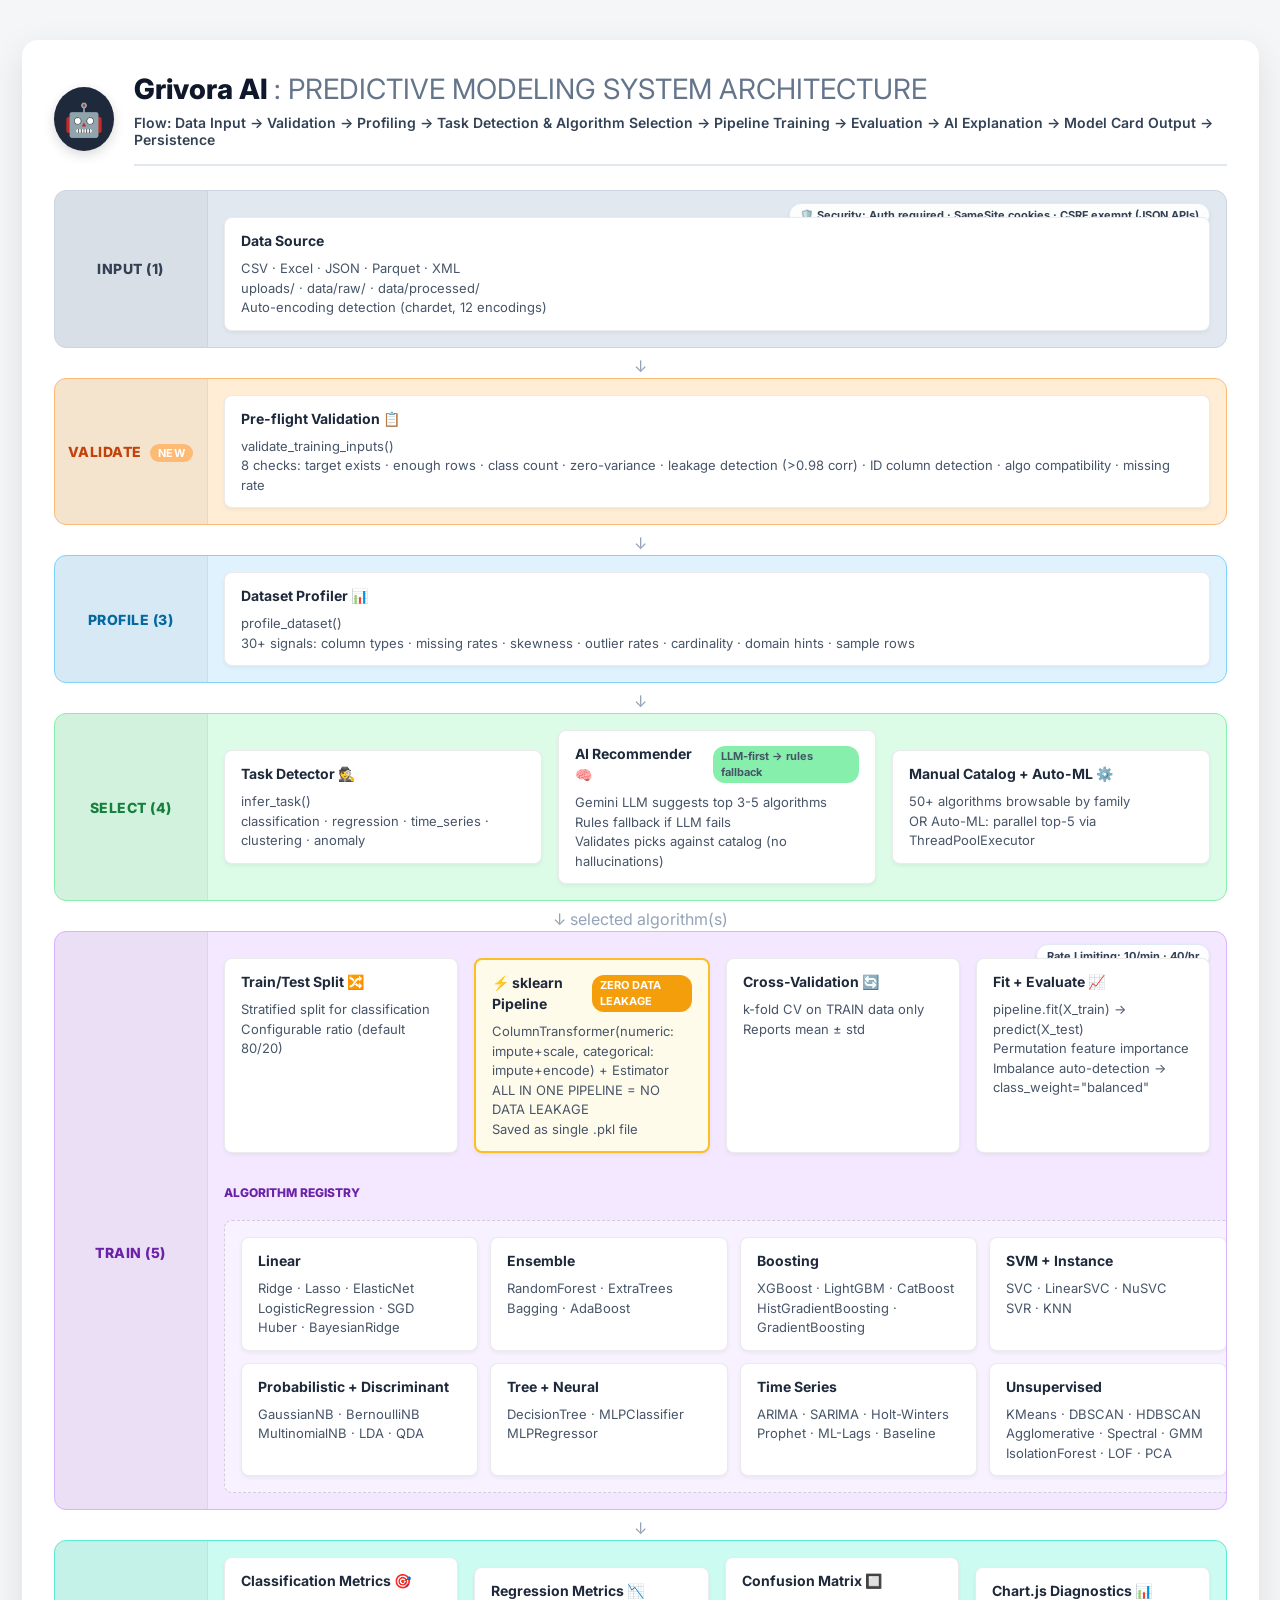
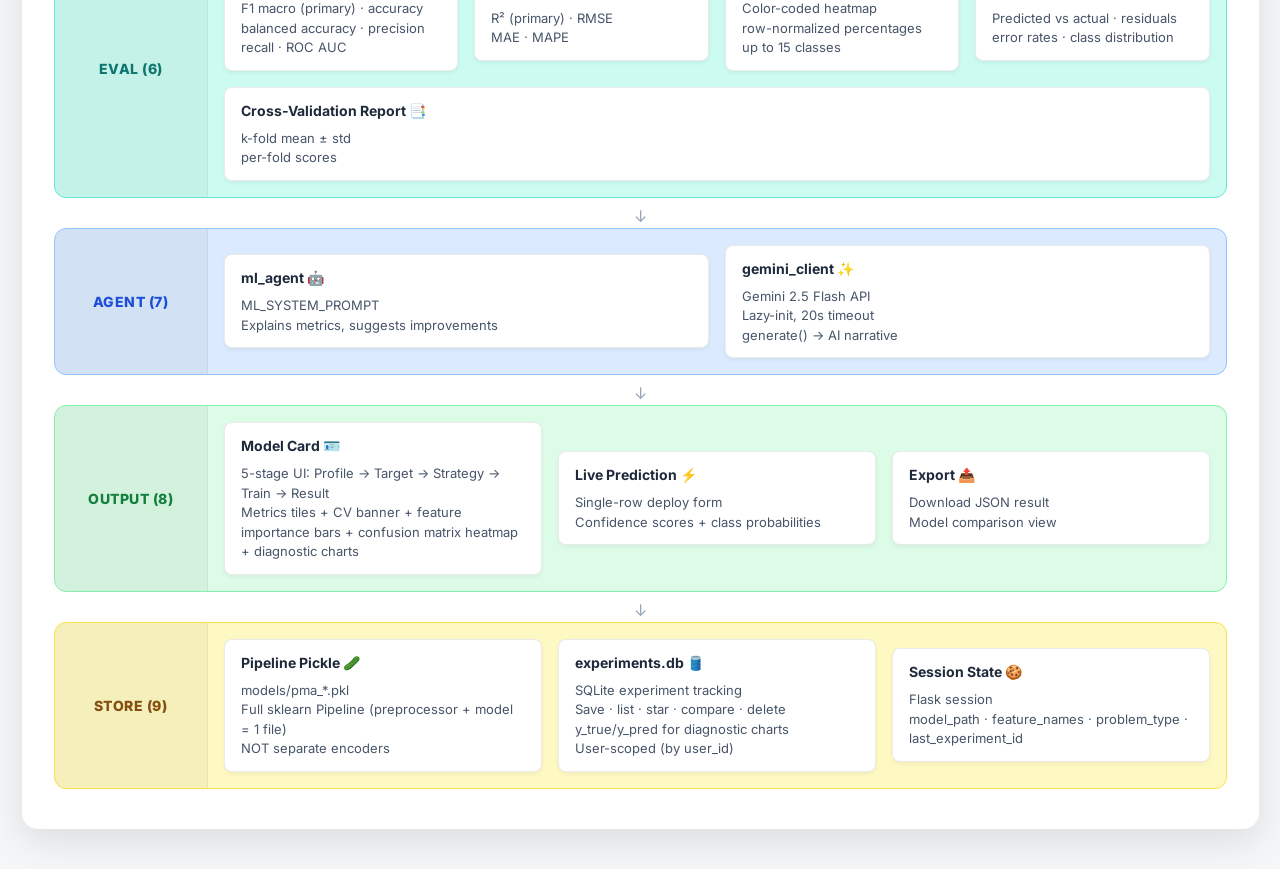
<file: architecture_diagram.html>
<!DOCTYPE html>
<html lang="en">
<head>
    <meta charset="UTF-8">
    <meta name="viewport" content="width=device-width, initial-scale=1.0">
    <title>Grivora AI : PREDICTIVE MODELING SYSTEM ARCHITECTURE</title>
    <link href="https://fonts.googleapis.com/css2?family=Inter:wght@400;600;800&display=swap" rel="stylesheet">
    <style>
        body {
            font-family: 'Inter', sans-serif;
            background-color: #f4f6f8;
            margin: 0;
            padding: 40px;
            display: flex;
            justify-content: center;
        }
        .container {
            max-width: 1200px;
            width: 100%;
            background: #ffffff;
            border-radius: 16px;
            box-shadow: 0 12px 36px rgba(0,0,0,0.1);
            padding: 32px;
        }
        .header {
            display: flex;
            align-items: center;
            margin-bottom: 24px;
        }
        .logo {
            width: 64px;
            height: 64px;
            background: #1e293b;
            border-radius: 50%;
            display: flex;
            align-items: center;
            justify-content: center;
            font-size: 32px;
            margin-right: 20px;
            box-shadow: 0 4px 12px rgba(0,0,0,0.15);
        }
        .title h1 {
            margin: 0;
            font-size: 28px;
            font-weight: 800;
            color: #0f172a;
        }
        .title h1 span {
            font-weight: 400;
            color: #64748b;
        }
        .flow-summary {
            font-size: 14px;
            font-weight: 600;
            color: #334155;
            margin-top: 8px;
            padding-bottom: 16px;
            border-bottom: 2px solid #e2e8f0;
        }
        .layer {
            display: flex;
            margin-bottom: 8px;
            border-radius: 12px;
            overflow: hidden;
            position: relative;
        }
        .layer-label {
            width: 120px;
            flex-shrink: 0;
            display: flex;
            align-items: center;
            justify-content: center;
            font-weight: 800;
            font-size: 14px;
            letter-spacing: 0.5px;
            padding: 16px;
            text-align: center;
            border-right: 1px solid rgba(0,0,0,0.05);
            background: rgba(0,0,0,0.04);
            color: inherit;
        }
        .layer-content {
            flex-grow: 1;
            padding: 16px;
            display: flex;
            flex-wrap: wrap;
            gap: 16px;
            align-items: center;
        }
        .card {
            background: #ffffff;
            border-radius: 8px;
            padding: 12px 16px;
            box-shadow: 0 2px 4px rgba(0,0,0,0.05);
            border: 1px solid rgba(0,0,0,0.08);
            flex: 1;
            min-width: 200px;
            font-size: 13px;
            line-height: 1.5;
            color: #475569;
            position: relative;
        }
        .card strong {
            display: flex;
            align-items: center;
            font-size: 14px;
            margin-bottom: 8px;
            color: #1e293b;
        }
        .card.highlight {
            border: 2px solid #fbbf24;
            background: #fffbeb;
        }
        .badge {
            display: inline-block;
            background: #f1f5f9;
            padding: 2px 8px;
            border-radius: 12px;
            font-size: 11px;
            font-weight: 700;
            color: #475569;
            margin-left: 8px;
        }
        .annotation {
            position: absolute;
            top: 12px;
            right: 16px;
            font-size: 11px;
            font-weight: 700;
            background: rgba(255,255,255,0.9);
            padding: 4px 10px;
            border-radius: 12px;
            box-shadow: 0 1px 3px rgba(0,0,0,0.1);
            color: #334155;
            border: 1px solid #e2e8f0;
        }
        
        /* Layer Colors */
        .layer-1 { background: #e2e8f0; color: #334155; border: 1px solid #cbd5e1; }
        .layer-2 { background: #ffedd5; color: #c2410c; border: 1px solid #fdba74; }
        .layer-3 { background: #e0f2fe; color: #0369a1; border: 1px solid #7dd3fc; }
        .layer-4 { background: #dcfce7; color: #15803d; border: 1px solid #86efac; }
        .layer-5 { background: #f3e8ff; color: #6b21a8; border: 1px solid #d8b4fe; }
        .layer-6 { background: #ccfbf1; color: #0f766e; border: 1px solid #5eead4; }
        .layer-7 { background: #dbeafe; color: #1d4ed8; border: 1px solid #93c5fd; }
        .layer-8 { background: #dcfce7; color: #15803d; border: 1px solid #86efac; }
        .layer-9 { background: #fef9c3; color: #854d0e; border: 1px solid #fde047; }

        .arrow {
            text-align: center;
            color: #94a3b8;
            font-size: 16px;
            margin: 2px 0;
        }
        
        /* Train flow layout */
        .train-flow {
            display: flex;
            width: 100%;
            gap: 16px;
            margin-bottom: 16px;
        }
        .registry-grid {
            display: grid;
            grid-template-columns: repeat(4, 1fr);
            gap: 12px;
            width: 100%;
            background: rgba(255,255,255,0.4);
            padding: 16px;
            border-radius: 8px;
            border: 1px dashed rgba(0,0,0,0.15);
        }
        .registry-grid .card {
            min-width: unset;
        }
        .note {
            font-size: 11px;
            color: #ef4444;
            font-weight: 600;
        }
    </style>
</head>
<body>
    <div class="container">
        <!-- Header -->
        <div class="header">
            <div class="logo">🤖</div>
            <div class="title">
                <h1>Grivora AI <span>: PREDICTIVE MODELING SYSTEM ARCHITECTURE</span></h1>
                <div class="flow-summary">
                    Flow: Data Input &rarr; Validation &rarr; Profiling &rarr; Task Detection & Algorithm Selection &rarr; Pipeline Training &rarr; Evaluation &rarr; AI Explanation &rarr; Model Card Output &rarr; Persistence
                </div>
            </div>
        </div>

        <!-- LAYER 1 -->
        <div class="layer layer-1">
            <div class="layer-label">INPUT (1)</div>
            <div class="layer-content">
                <div class="annotation">🛡️ Security: Auth required &middot; SameSite cookies &middot; CSRF exempt (JSON APIs)</div>
                <div class="card" style="margin-top: 10px;">
                    <strong>Data Source</strong>
                    CSV &middot; Excel &middot; JSON &middot; Parquet &middot; XML<br>
                    uploads/ &middot; data/raw/ &middot; data/processed/<br>
                    Auto-encoding detection (chardet, 12 encodings)
                </div>
            </div>
        </div>
        <div class="arrow">&darr;</div>

        <!-- LAYER 2 -->
        <div class="layer layer-2">
            <div class="layer-label">VALIDATE<br><span class="badge" style="background:#fdba74; color:#fff; margin-top:4px;">NEW</span></div>
            <div class="layer-content">
                <div class="card">
                    <strong>Pre-flight Validation 📋</strong>
                    validate_training_inputs()<br>
                    8 checks: target exists &middot; enough rows &middot; class count &middot; zero-variance &middot; leakage detection (>0.98 corr) &middot; ID column detection &middot; algo compatibility &middot; missing rate
                </div>
            </div>
        </div>
        <div class="arrow">&darr;</div>

        <!-- LAYER 3 -->
        <div class="layer layer-3">
            <div class="layer-label">PROFILE (3)</div>
            <div class="layer-content">
                <div class="card">
                    <strong>Dataset Profiler 📊</strong>
                    profile_dataset()<br>
                    30+ signals: column types &middot; missing rates &middot; skewness &middot; outlier rates &middot; cardinality &middot; domain hints &middot; sample rows
                </div>
            </div>
        </div>
        <div class="arrow">&darr;</div>

        <!-- LAYER 4 -->
        <div class="layer layer-4">
            <div class="layer-label">SELECT (4)</div>
            <div class="layer-content">
                <div class="card">
                    <strong>Task Detector 🕵️</strong>
                    infer_task()<br>
                    classification &middot; regression &middot; time_series &middot; clustering &middot; anomaly
                </div>
                <div class="card">
                    <strong>AI Recommender 🧠 <span class="badge" style="background:#86efac;">LLM-first &rarr; rules fallback</span></strong>
                    Gemini LLM suggests top 3-5 algorithms<br>
                    Rules fallback if LLM fails<br>
                    Validates picks against catalog (no hallucinations)
                </div>
                <div class="card">
                    <strong>Manual Catalog + Auto-ML ⚙️</strong>
                    50+ algorithms browsable by family<br>
                    OR Auto-ML: parallel top-5 via ThreadPoolExecutor
                </div>
            </div>
        </div>
        <div class="arrow">&darr; selected algorithm(s)</div>

        <!-- LAYER 5 -->
        <div class="layer layer-5">
            <div class="layer-label" style="padding-top: 80px;">TRAIN (5)</div>
            <div class="layer-content" style="flex-direction: column; align-items: stretch;">
                <div class="annotation">Rate Limiting: 10/min &middot; 40/hr</div>
                <div class="train-flow" style="margin-top: 10px;">
                    <div class="card">
                        <strong>Train/Test Split 🔀</strong>
                        Stratified split for classification<br>
                        Configurable ratio (default 80/20)
                    </div>
                    <div class="card highlight">
                        <strong>⚡ sklearn Pipeline <span class="badge" style="background:#f59e0b; color:#fff;">ZERO DATA LEAKAGE</span></strong>
                        ColumnTransformer(numeric: impute+scale, categorical: impute+encode) + Estimator<br>
                        ALL IN ONE PIPELINE = NO DATA LEAKAGE<br>
                        Saved as single .pkl file
                    </div>
                    <div class="card">
                        <strong>Cross-Validation 🔄</strong>
                        k-fold CV on TRAIN data only<br>
                        Reports mean ± std
                    </div>
                    <div class="card">
                        <strong>Fit + Evaluate 📈</strong>
                        pipeline.fit(X_train) &rarr; predict(X_test)<br>
                        Permutation feature importance<br>
                        Imbalance auto-detection &rarr; class_weight="balanced"
                    </div>
                </div>
                <div style="font-size: 12px; font-weight: 800; color: #6b21a8; margin-bottom: 4px;">ALGORITHM REGISTRY</div>
                <div class="registry-grid">
                    <div class="card"><strong>Linear</strong>Ridge &middot; Lasso &middot; ElasticNet<br>LogisticRegression &middot; SGD<br>Huber &middot; BayesianRidge</div>
                    <div class="card"><strong>Ensemble</strong>RandomForest &middot; ExtraTrees<br>Bagging &middot; AdaBoost</div>
                    <div class="card"><strong>Boosting</strong>XGBoost &middot; LightGBM &middot; CatBoost<br>HistGradientBoosting &middot; GradientBoosting</div>
                    <div class="card"><strong>SVM + Instance</strong>SVC &middot; LinearSVC &middot; NuSVC<br>SVR &middot; KNN</div>
                    
                    <div class="card"><strong>Probabilistic + Discriminant</strong>GaussianNB &middot; BernoulliNB<br>MultinomialNB &middot; LDA &middot; QDA</div>
                    <div class="card"><strong>Tree + Neural</strong>DecisionTree &middot; MLPClassifier<br>MLPRegressor</div>
                    <div class="card"><strong>Time Series</strong>ARIMA &middot; SARIMA &middot; Holt-Winters<br>Prophet &middot; ML-Lags &middot; Baseline</div>
                    <div class="card"><strong>Unsupervised</strong>KMeans &middot; DBSCAN &middot; HDBSCAN<br>Agglomerative &middot; Spectral &middot; GMM<br>IsolationForest &middot; LOF &middot; PCA</div>
                </div>
            </div>
        </div>
        <div class="arrow">&darr;</div>

        <!-- LAYER 6 -->
        <div class="layer layer-6">
            <div class="layer-label">EVAL (6)</div>
            <div class="layer-content">
                <div class="card"><strong>Classification Metrics 🎯</strong>F1 macro (primary) &middot; accuracy<br>balanced accuracy &middot; precision<br>recall &middot; ROC AUC</div>
                <div class="card"><strong>Regression Metrics 📉</strong>R² (primary) &middot; RMSE<br>MAE &middot; MAPE</div>
                <div class="card"><strong>Confusion Matrix 🔲</strong>Color-coded heatmap<br>row-normalized percentages<br>up to 15 classes</div>
                <div class="card"><strong>Chart.js Diagnostics 📊</strong>Predicted vs actual &middot; residuals<br>error rates &middot; class distribution</div>
                <div class="card"><strong>Cross-Validation Report 📑</strong>k-fold mean ± std<br>per-fold scores</div>
            </div>
        </div>
        <div class="arrow">&darr;</div>

        <!-- LAYER 7 -->
        <div class="layer layer-7">
            <div class="layer-label">AGENT (7)</div>
            <div class="layer-content">
                <div class="card">
                    <strong>ml_agent 🤖</strong>
                    ML_SYSTEM_PROMPT<br>
                    Explains metrics, suggests improvements
                </div>
                <div class="card">
                    <strong>gemini_client ✨</strong>
                    Gemini 2.5 Flash API<br>
                    Lazy-init, 20s timeout<br>
                    generate() &rarr; AI narrative
                </div>
            </div>
        </div>
        <div class="arrow">&darr;</div>

        <!-- LAYER 8 -->
        <div class="layer layer-8">
            <div class="layer-label">OUTPUT (8)</div>
            <div class="layer-content">
                <div class="card">
                    <strong>Model Card 🪪</strong>
                    5-stage UI: Profile &rarr; Target &rarr; Strategy &rarr; Train &rarr; Result<br>
                    Metrics tiles + CV banner + feature importance bars + confusion matrix heatmap + diagnostic charts
                </div>
                <div class="card">
                    <strong>Live Prediction ⚡</strong>
                    Single-row deploy form<br>
                    Confidence scores + class probabilities
                </div>
                <div class="card">
                    <strong>Export 📤</strong>
                    Download JSON result<br>
                    Model comparison view
                </div>
            </div>
        </div>
        <div class="arrow">&darr;</div>

        <!-- LAYER 9 -->
        <div class="layer layer-9">
            <div class="layer-label">STORE (9)</div>
            <div class="layer-content">
                <div class="card">
                    <strong>Pipeline Pickle 🥒</strong>
                    models/pma_*.pkl<br>
                    Full sklearn Pipeline (preprocessor + model = 1 file)<br>
                    NOT separate encoders
                </div>
                <div class="card">
                    <strong>experiments.db 🛢️</strong>
                    SQLite experiment tracking<br>
                    Save &middot; list &middot; star &middot; compare &middot; delete<br>
                    y_true/y_pred for diagnostic charts<br>
                    User-scoped (by user_id)
                </div>
                <div class="card">
                    <strong>Session State 🍪</strong>
                    Flask session<br>
                    model_path &middot; feature_names &middot; problem_type &middot; last_experiment_id
                </div>
            </div>
        </div>
        
    </div>
</body>
</html>
</file>
